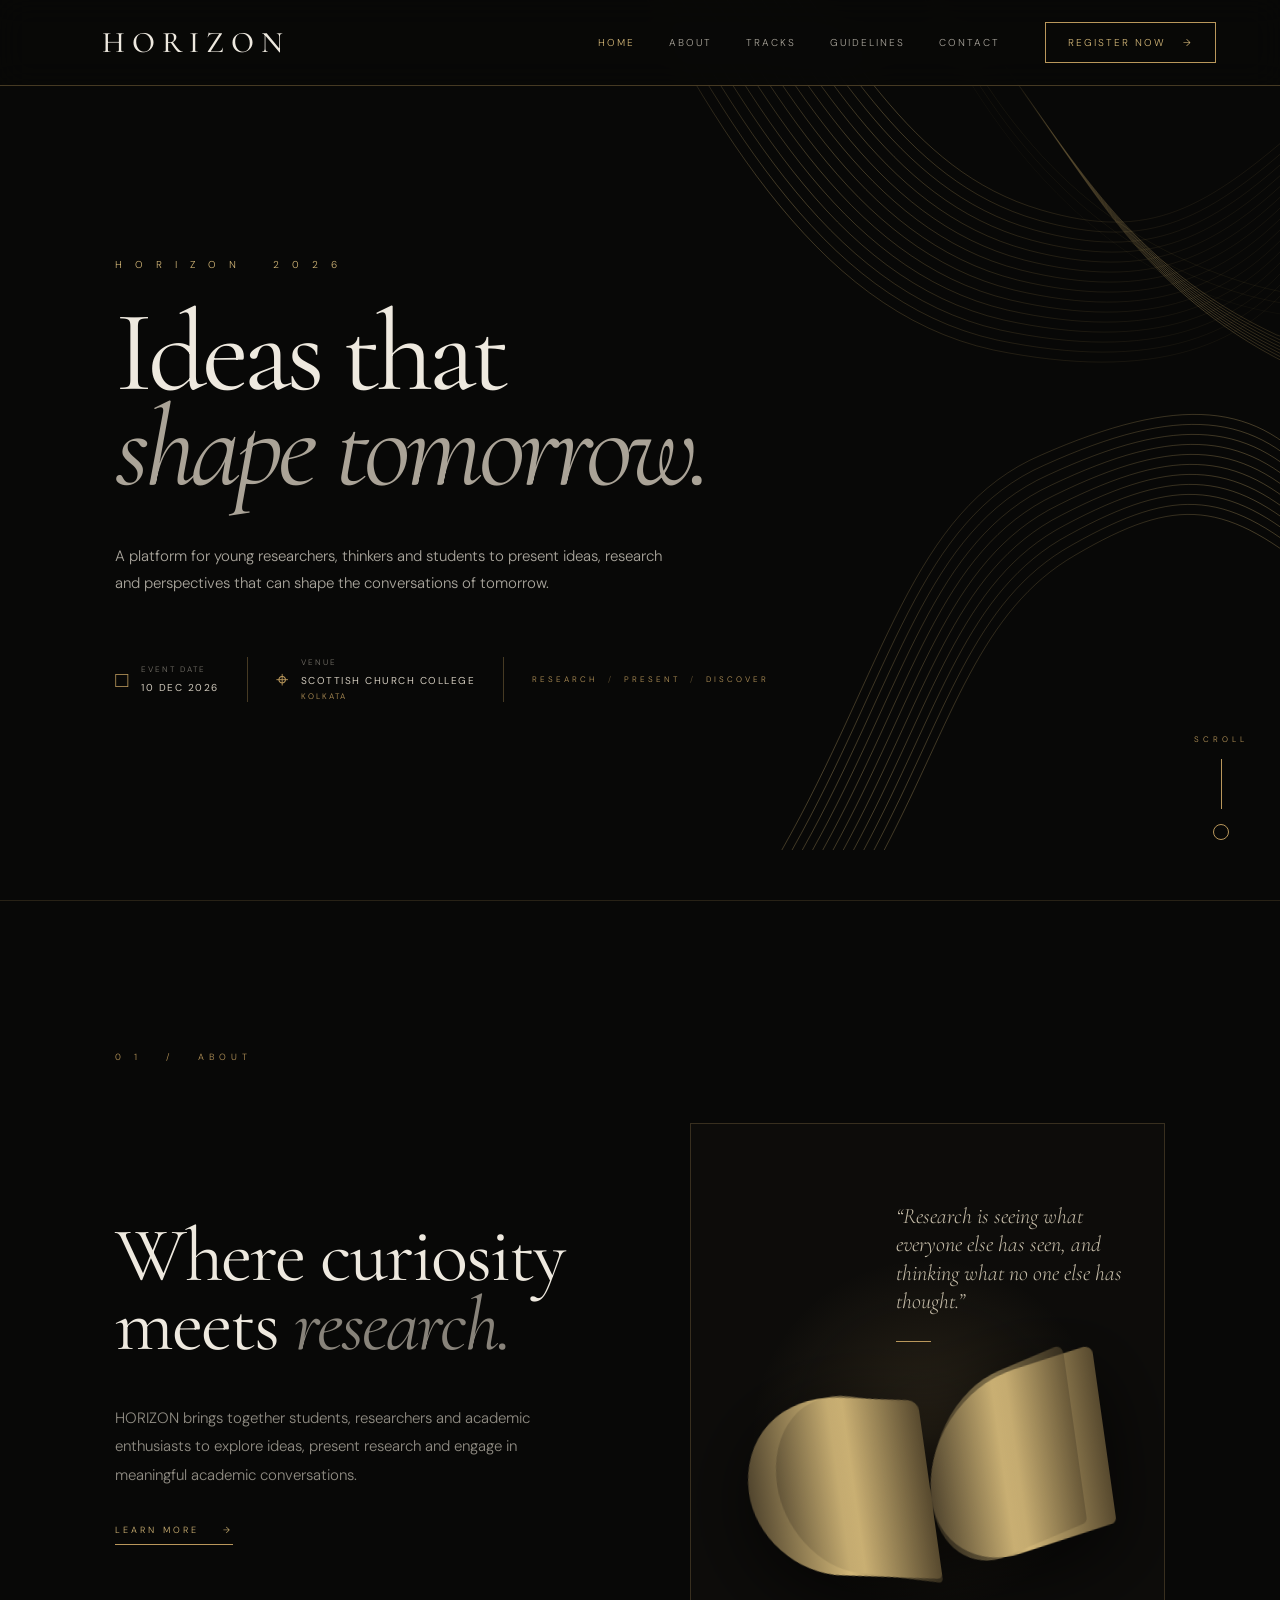
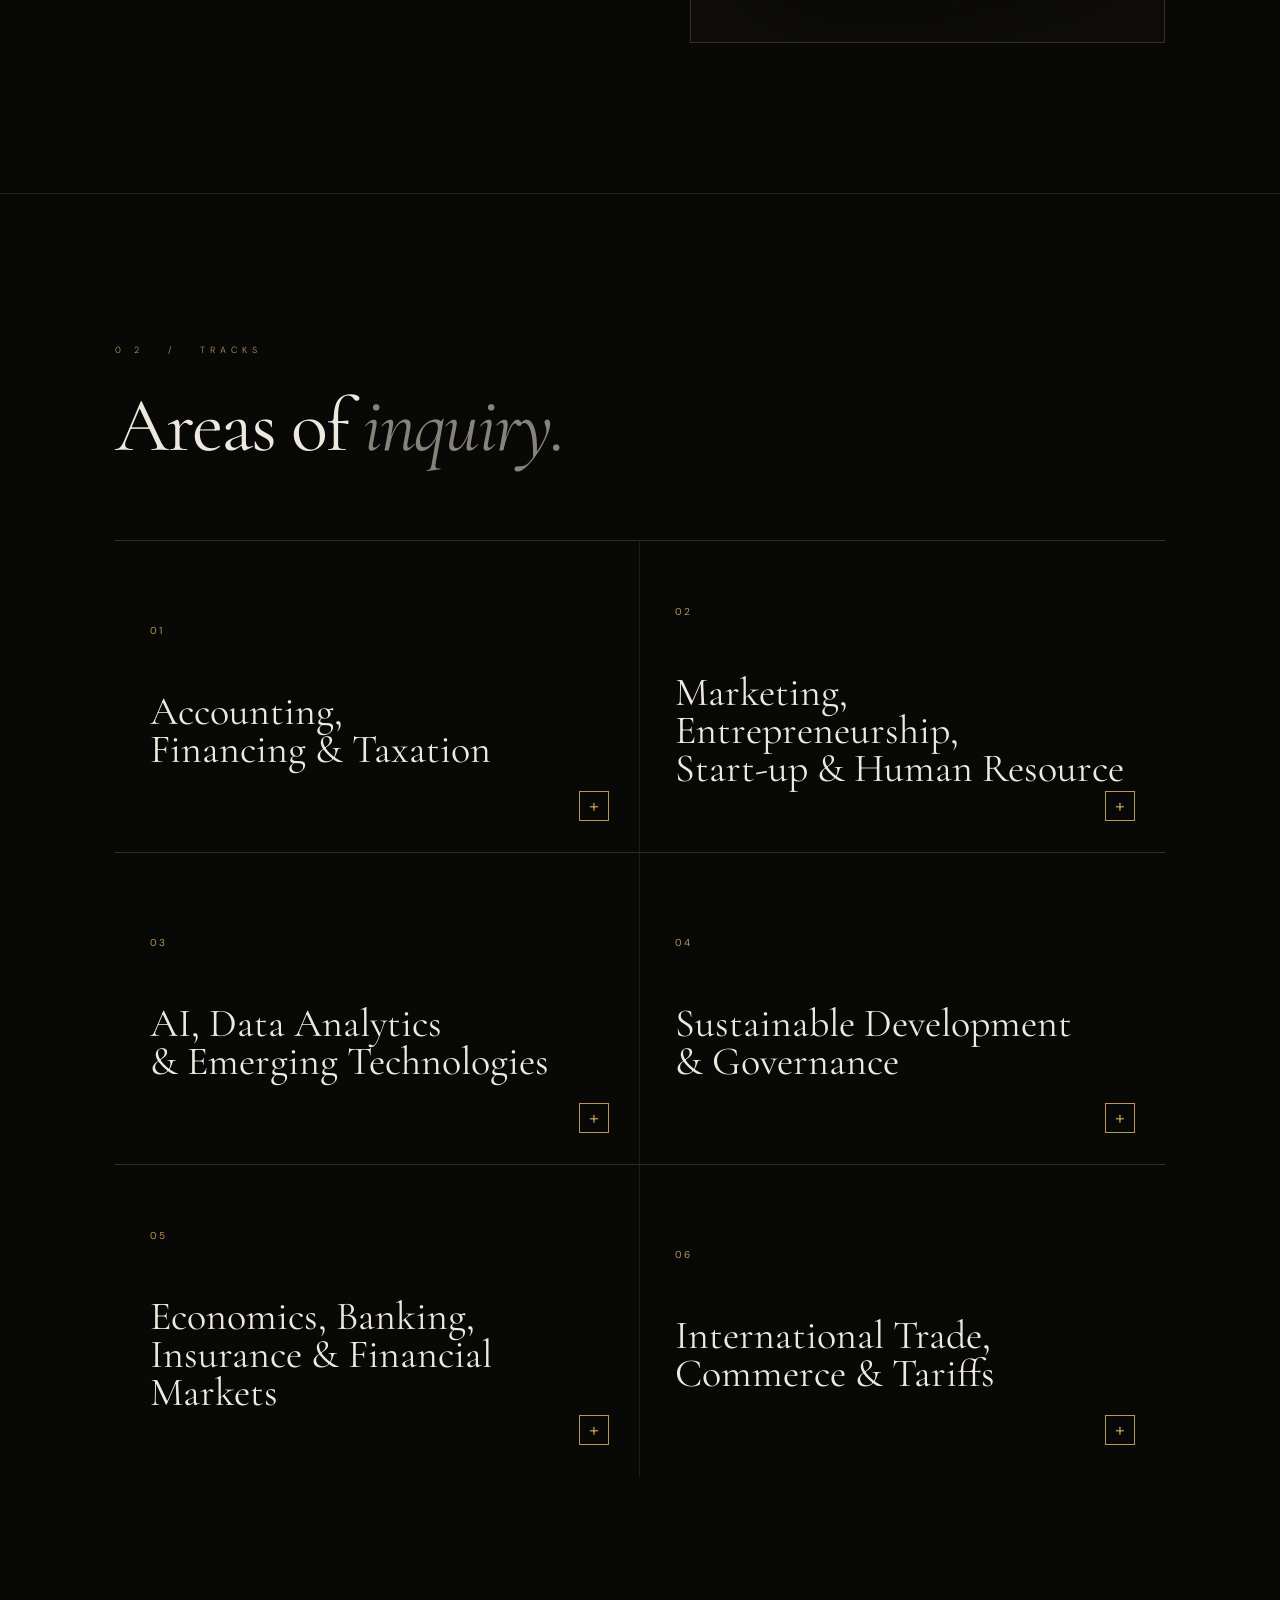
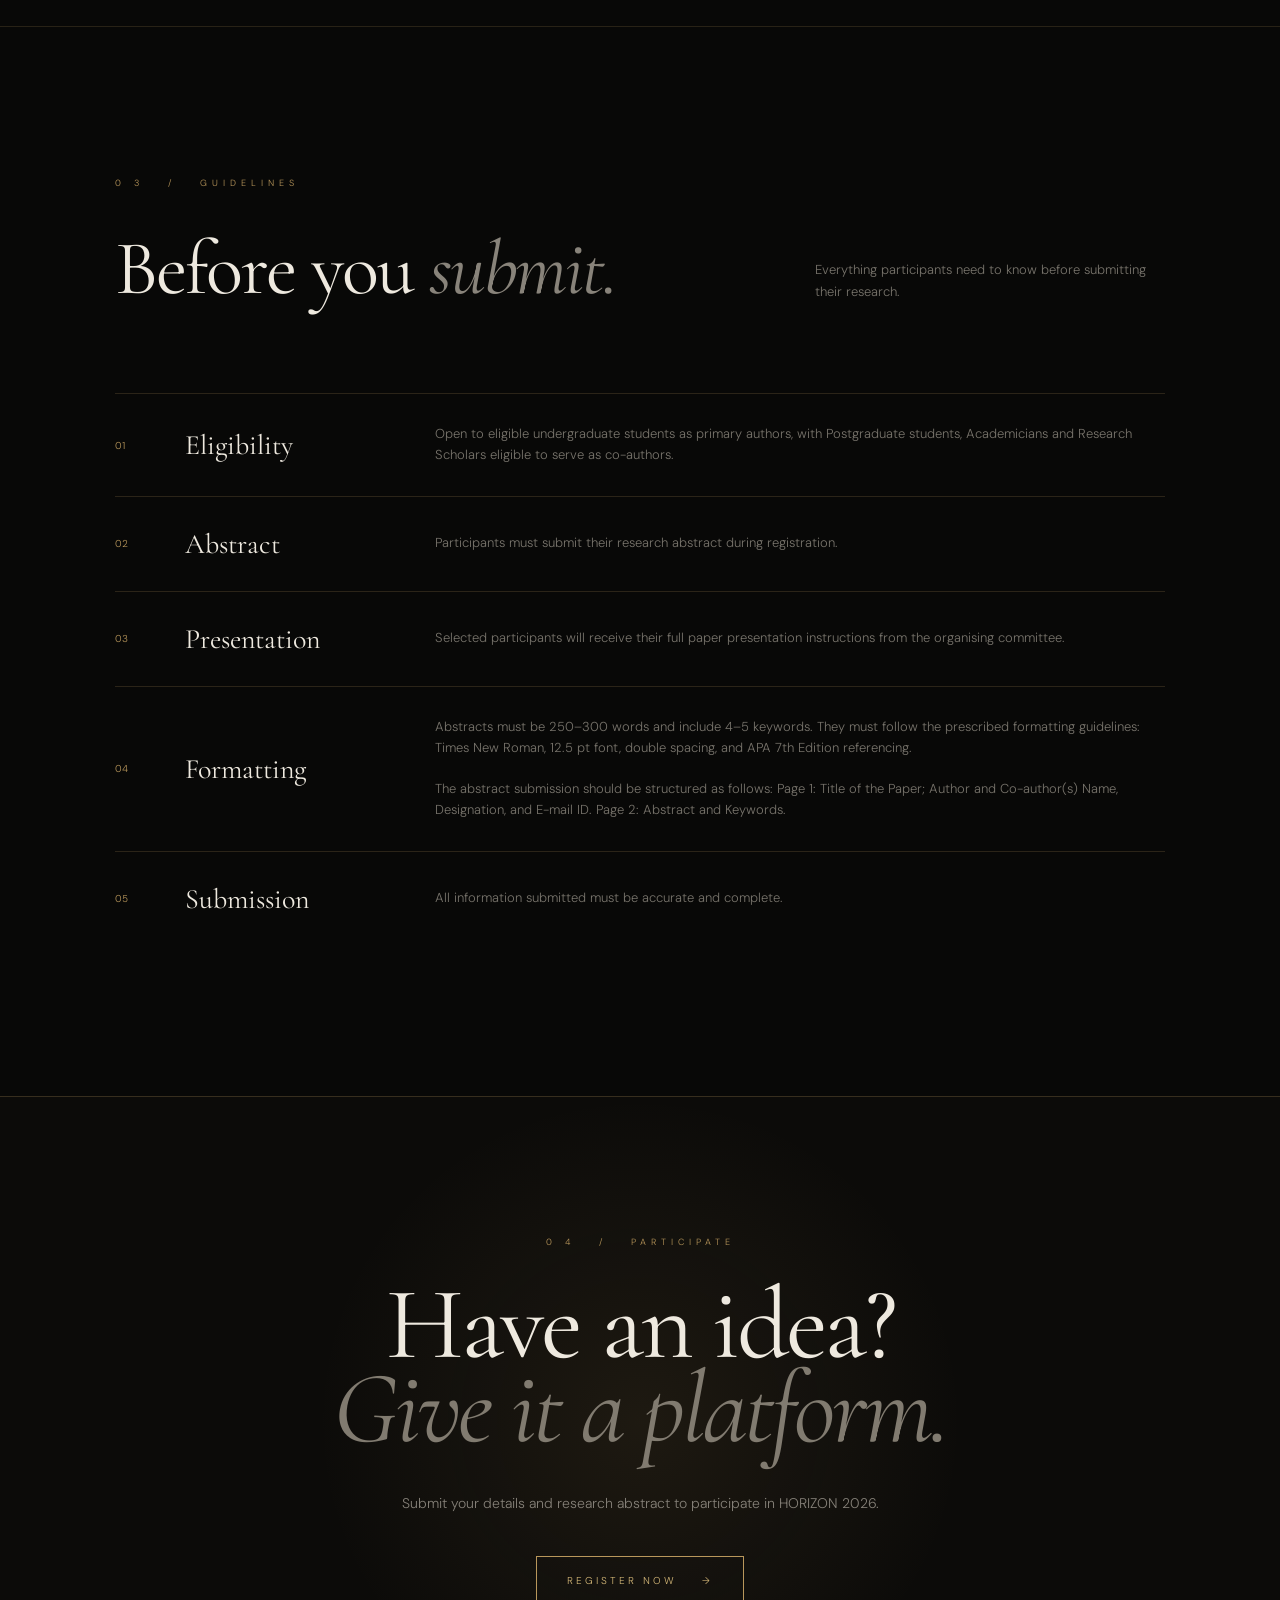
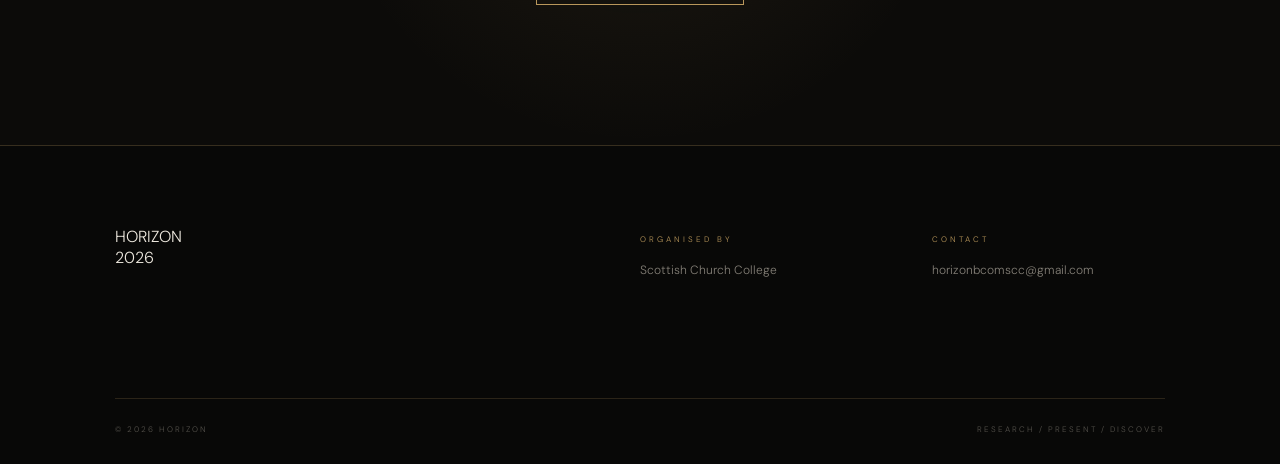
<file: index.html>
<!DOCTYPE html>
<html lang="en">
<head>
    <meta charset="UTF-8">
    <meta name="viewport" content="width=device-width, initial-scale=1.0">

    <title>HORIZON</title>

    <link rel="stylesheet" href="style.css">

    <!-- Fonts -->
    <link rel="preconnect" href="https://fonts.googleapis.com">
    <link rel="preconnect" href="https://fonts.gstatic.com" crossorigin>

    <link href="https://fonts.googleapis.com/css2?family=Cormorant+Garamond:ital,wght@0,400;0,500;0,600;1,400;1,500&family=DM+Sans:wght@300;400;500;600&display=swap" rel="stylesheet">
</head>

<body>

    <!-- ================= NAVIGATION ================= -->

    <header class="navbar">

        <div class="brand">

    
    <div class="brand-name">
        HORIZON
    </div>
</div>

</div>

        <nav class="navigation">

            <a href="#home" class="active">HOME</a>
            <a href="#about">ABOUT</a>
            <a href="#tracks">TRACKS</a>
            <a href="#guidelines">GUIDELINES</a>
            <a href="#contact">CONTACT</a>

        </nav>

        <a href="#register" class="register-nav">
            REGISTER NOW
            <span>→</span>
        </a>

    </header>


    <!-- ================= HERO ================= -->

    <main>

        <section class="hero" id="home">

            <!-- subtle architectural background -->
            <!-- PREMIUM GOLD WAVE OVERLAY -->
<div class="hero-wave">

    <svg
        viewBox="0 0 1200 900"
        preserveAspectRatio="none"
        xmlns="http://www.w3.org/2000/svg"
    >

        <defs>

            <!-- Gold fade -->
            <linearGradient id="waveGold"
                x1="0%"
                y1="0%"
                x2="100%"
                y2="100%">

                <stop offset="0%" stop-color="#c9a65d" stop-opacity="0"/>
                <stop offset="45%" stop-color="#d6b875" stop-opacity=".38"/>
                <stop offset="70%" stop-color="#c9a65d" stop-opacity=".24"/>
                <stop offset="100%" stop-color="#c9a65d" stop-opacity="0"/>

            </linearGradient>

        </defs>


        <!-- =========================================
             UPPER FLOWING WAVE
        ========================================== -->

        <g fill="none" stroke="url(#waveGold)" stroke-width="1">

            <path d="M420 -80
                     C570 40 650 170 850 210
                     C1010 242 1090 210 1240 120"/>

            <path d="M405 -80
                     C555 45 640 180 845 220
                     C1010 252 1095 220 1240 130"/>

            <path d="M390 -80
                     C540 50 630 190 840 230
                     C1010 262 1100 230 1240 140"/>

            <path d="M375 -80
                     C525 55 620 200 835 240
                     C1010 272 1105 240 1240 150"/>

            <path d="M360 -80
                     C510 60 610 210 830 250
                     C1010 282 1110 250 1240 160"/>

            <path d="M345 -80
                     C495 65 600 220 825 260
                     C1010 292 1115 260 1240 170"/>

            <path d="M330 -80
                     C480 70 590 230 820 270
                     C1010 302 1120 270 1240 180"/>

            <path d="M315 -80
                     C465 75 580 240 815 280
                     C1010 312 1125 280 1240 190"/>

            <path d="M300 -80
                     C450 80 570 250 810 290
                     C1010 322 1130 290 1240 200"/>

            <path d="M285 -80
                     C435 85 560 260 805 300
                     C1010 332 1135 300 1240 210"/>

            <path d="M270 -80
                     C420 90 550 270 800 310
                     C1010 342 1140 310 1240 220"/>

            <path d="M255 -80
                     C405 95 540 280 795 320
                     C1010 352 1145 320 1240 230"/>

            <path d="M240 -80
                     C390 100 530 290 790 330
                     C1010 362 1150 330 1240 240"/>

            <path d="M225 -80
                     C375 105 520 300 785 340
                     C1010 372 1155 340 1240 250"/>

            <path d="M210 -80
                     C360 110 510 310 780 350
                     C1010 382 1160 350 1240 260"/>

        </g>


        <!-- =========================================
             CENTRAL CROSSING WAVE
        ========================================== -->

        <g fill="none" stroke="url(#waveGold)" stroke-width="1">

            <path d="M850 120
                     C930 190 1010 300 1230 370
                     C1320 400 1370 420 1430 450"/>

            <path d="M840 110
                     C925 185 1005 295 1225 365
                     C1320 395 1370 415 1430 445"/>

            <path d="M830 100
                     C920 180 1000 290 1220 360
                     C1320 390 1370 410 1430 440"/>

            <path d="M820 90
                     C915 175 995 285 1215 355
                     C1320 385 1370 405 1430 435"/>

            <path d="M810 80
                     C910 170 990 280 1210 350
                     C1320 380 1370 400 1430 430"/>

            <path d="M800 70
                     C905 165 985 275 1205 345
                     C1320 375 1370 395 1430 425"/>

            <path d="M790 60
                     C900 160 980 270 1200 340
                     C1320 370 1370 390 1430 420"/>

            <path d="M780 50
                     C895 155 975 265 1195 335
                     C1320 365 1370 385 1430 415"/>

        </g>


        <!-- =========================================
             LOWER SWEEPING WAVE
        ========================================== -->

        <g fill="none" stroke="url(#waveGold)" stroke-width="1">

            <path d="M620 850
                     C720 720 760 610 900 555
                     C1050 495 1120 500 1260 580"/>

            <path d="M605 850
                     C710 715 750 600 895 545
                     C1050 485 1125 490 1260 570"/>

            <path d="M590 850
                     C700 710 740 590 890 535
                     C1050 475 1130 480 1260 560"/>

            <path d="M575 850
                     C690 705 730 580 885 525
                     C1050 465 1135 470 1260 550"/>

            <path d="M560 850
                     C680 700 720 570 880 515
                     C1050 455 1140 460 1260 540"/>

            <path d="M545 850
                     C670 695 710 560 875 505
                     C1050 445 1145 450 1260 530"/>

            <path d="M530 850
                     C660 690 700 550 870 495
                     C1050 435 1150 440 1260 520"/>

            <path d="M515 850
                     C650 685 690 540 865 485
                     C1050 425 1155 430 1260 510"/>

            <path d="M500 850
                     C640 680 680 530 860 475
                     C1050 415 1160 420 1260 500"/>

            <path d="M485 850
                     C630 675 670 520 855 465
                     C1050 405 1165 410 1260 490"/>

            <path d="M470 850
                     C620 670 660 510 850 455
                     C1050 395 1170 400 1260 480"/>

        </g>


        <!-- =========================================
             FINE INNER CROSSING LINES
        ========================================== -->

        <g fill="none" stroke="#d4b46b" stroke-width=".7">

            <path d="M700 0
                     C820 170 980 250 1160 285
                     C1270 305 1330 300 1420 270"
                  opacity=".12"/>

            <path d="M690 0
                     C810 170 970 260 1150 295
                     C1260 315 1320 310 1420 280"
                  opacity=".10"/>

            <path d="M680 0
                     C800 170 960 270 1140 305
                     C1250 325 1310 320 1420 290"
                  opacity=".08"/>

        </g>

    </svg>

</div>

            <div class="hero-content">

                <div class="eyebrow">
    H O R I Z O N &nbsp;&nbsp; 2 0 2 6
</div>

                <h1>
                    Ideas that
                    <br>
                    <em>shape tomorrow.</em>
                </h1>

                <p class="hero-description">

                    A platform for young researchers, thinkers and students
                    to present ideas, research and perspectives that can
                    shape the conversations of tomorrow.

                </p>


                <div class="hero-information">

                    <div class="info-item">

                        <div class="info-icon">□</div>

                        <div>
                            <small>EVENT DATE</small>
                            <strong>10 DEC 2026</strong>
                        </div>

                    </div>


                    <div class="info-divider"></div>


                    <div class="info-item">

                        <div class="info-icon">⌖</div>

                        <div>
                            <small>VENUE</small>
                            <strong>SCOTTISH CHURCH COLLEGE</strong>
                            <span>KOLKATA</span>
                        </div>

                    </div>


                    <div class="info-divider"></div>


                    <div class="keywords">

                        <span>RESEARCH</span>
                        <b>/</b>
                        <span>PRESENT</span>
                        <b>/</b>
                        <span>DISCOVER</span>

                    </div>

                </div>

            </div>


            <div class="scroll-indicator">

                <span>SCROLL</span>

                <div class="scroll-line"></div>

                <div class="scroll-circle"></div>

            </div>

        </section>


        <!-- ================= ABOUT ================= -->

        <section class="about section" id="about">

            <div class="section-label">
                0 1 &nbsp; / &nbsp; ABOUT
            </div>

            <div class="about-grid">

                <div class="about-text">

                    <h2>
                        Where curiosity
                        <br>
                        meets <em>research.</em>
                    </h2>

                    <p>
                        HORIZON brings together students,
                        researchers and academic enthusiasts to explore ideas,
                        present research and engage in meaningful academic
                        conversations.
                    </p>

                    <a href="#" class="text-link">
                        LEARN MORE
                        <span>→</span>
                    </a>

                </div>


                <div class="about-visual">

                    <div class="book-glow"></div>

                    <div class="book">

                        <div class="page page-one"></div>
                        <div class="page page-two"></div>
                        <div class="page page-three"></div>
                        <div class="page page-four"></div>

                    </div>

                    <div class="quote">

                        <p>
                            “Research is seeing what everyone else has seen,
                            and thinking what no one else has thought.”
                        </p>

                        <div></div>

                    </div>

                </div>

            </div>

        </section>


        <!-- ================= TRACKS ================= -->

        <section class="tracks section" id="tracks">

            <div class="section-label">
                0 2 &nbsp; / &nbsp; TRACKS
            </div>

            <h2>
                Areas of
                <em>inquiry.</em>
            </h2>


           <div class="track-grid">

    <!-- TRACK 01 -->
    <article class="track-card">

        <button class="track-toggle" type="button">

            <span class="track-number">01</span>

            <h3>
                Accounting,<br>
                Financing &amp; Taxation
            </h3>

            <span class="track-arrow">+</span>

        </button>

        <div class="track-details">
            <ul>
                <li>Accounting</li>
                <li>Corporate Finance</li>
                <li>Taxation</li>
                <li>Financial Reporting &amp; Analysis</li>
                <li>Fintech and Financial Management</li>
                <li>Financial Services</li>
            </ul>
        </div>

    </article>


    <!-- TRACK 02 -->
    <article class="track-card">

        <button class="track-toggle" type="button">

            <span class="track-number">02</span>

            <h3>
                Marketing,<br>
                Entrepreneurship,<br>
                Start-up &amp; Human Resource
            </h3>

            <span class="track-arrow">+</span>

        </button>

        <div class="track-details">
            <ul>
                <li>Marketing &amp; Consumer Behaviour</li>
                <li>Entrepreneurship, Start-up &amp; Innovation</li>
                <li>Human Resource &amp; Organisational Behaviour</li>
                <li>Strategic Management</li>
            </ul>
        </div>

    </article>


    <!-- TRACK 03 -->
    <article class="track-card">

        <button class="track-toggle" type="button">

            <span class="track-number">03</span>

            <h3>
                AI, Data Analytics<br>
                &amp; Emerging Technologies
            </h3>

            <span class="track-arrow">+</span>

        </button>

        <div class="track-details">
            <ul>
                <li>AI</li>
                <li>Data Analytics</li>
                <li>Machine Learning</li>
                <li>Digital Transformation</li>
                <li>Emerging Technology</li>
            </ul>
        </div>

    </article>


    <!-- TRACK 04 -->
    <article class="track-card">

        <button class="track-toggle" type="button">

            <span class="track-number">04</span>

            <h3>
                Sustainable Development<br>
                &amp; Governance
            </h3>

            <span class="track-arrow">+</span>

        </button>

        <div class="track-details">
            <ul>
                <li>Sustainable Development &amp; Corporate Governance</li>
                <li>Economic &amp; Social Governance</li>
                <li>Public Policy &amp; Corporate Social Responsibility</li>
                <li>Social Innovation &amp; Climate Change</li>
            </ul>
        </div>

    </article>


    <!-- TRACK 05 -->
    <article class="track-card">

        <button class="track-toggle" type="button">

            <span class="track-number">05</span>

            <h3>
                Economics, Banking,<br>
                Insurance &amp; Financial Markets
            </h3>

            <span class="track-arrow">+</span>

        </button>

        <div class="track-details">
            <ul>
                <li>Economics &amp; Econometrics</li>
                <li>Banking &amp; Insurance</li>
                <li>Financial Market</li>
                <li>Monetary &amp; Fiscal Policy</li>
            </ul>
        </div>

    </article>


    <!-- TRACK 06 -->
    <article class="track-card">

        <button class="track-toggle" type="button">

            <span class="track-number">06</span>

            <h3>
                International Trade,<br>
                Commerce &amp; Tariffs
            </h3>

            <span class="track-arrow">+</span>

        </button>

        <div class="track-details">
            <ul>
                <li>International Trade &amp; Commerce</li>
                <li>Trade Policy, Tariffs &amp; Customs</li>
                <li>Global Business</li>
                <li>EXIM Policy</li>
            </ul>
        </div>

    </article>

</div>

        </section>


        <!-- ================= GUIDELINES ================= -->

        <section class="guidelines section" id="guidelines">

            <div class="section-label">
                0 3 &nbsp; / &nbsp; GUIDELINES
            </div>

            <div class="guideline-heading">

                <h2>
                    Before you
                    <em>submit.</em>
                </h2>

                <p>
                    Everything participants need to know before
                    submitting their research.
                </p>

            </div>


            <div class="guideline-list">

    <div class="guideline">

        <span>01</span>

        <h3>Eligibility</h3>

        <p>
            Open to eligible undergraduate students as primary authors, with Postgraduate students, Academicians and Research Scholars eligible to serve as co-authors.
        </p>

    </div>


    <div class="guideline">

        <span>02</span>

        <h3>Abstract</h3>

        <p>
            Participants must submit their research abstract
            during registration.
        </p>

    </div>


    <div class="guideline">

        <span>03</span>

        <h3>Presentation</h3>

        <p>
            Selected participants will receive their full paper presentation
            instructions from the organising committee.
        </p>

    </div>

    <div class="guideline">

        <span>04</span>

        <h3>Formatting</h3>

        <p>
    Abstracts must be 250–300 words and include 4–5 keywords. They must follow the prescribed formatting guidelines: Times New Roman, 12.5 pt font, double spacing, and APA 7th Edition referencing.
    <br><br>
    The abstract submission should be structured as follows: Page 1: Title of the Paper; Author and Co-author(s) Name, Designation, and E-mail ID. Page 2: Abstract and Keywords.
</p>

    </div>

    <div class="guideline">

        <span>05</span>

        <h3>Submission</h3>

        <p>
            All information submitted must be accurate and
            complete.
        </p>

    </div>

</div>

        </section>


        <!-- ================= REGISTER ================= -->

        <section class="register-section" id="register">

            <div class="register-inner">

                <div class="section-label">
                    0 4 &nbsp; / &nbsp; PARTICIPATE
                </div>

                <h2>
                    Have an idea?
                    <br>
                    <em>Give it a platform.</em>
                </h2>

                <p>
                    Submit your details and research abstract
                    to participate in HORIZON 2026.
                </p>

                <a href="register.html" class="gold-button">
                    REGISTER NOW
                    <span>→</span>
                </a>

            </div>

        </section>


        <!-- ================= FOOTER ================= -->

        <footer id="contact">

           <div class="footer-brand">
    

    <div class="footer-subtitle">
        HORIZON<br>
        2026
    </div>
</div>


            <div class="footer-column">

                <small>ORGANISED BY</small>

                <p>
                    Scottish Church College
                </p>

            </div>


            <div class="footer-column">

                <small>CONTACT</small>

                <p>
                    horizonbcomscc@gmail.com
                </p>

            </div>


            <div class="footer-bottom">

                <span>
                    © 2026 HORIZON
                </span>

                <span>
                    RESEARCH / PRESENT / DISCOVER
                </span>

            </div>

        </footer>

    </main>


    <script src="script.js"></script>

</body>
</html>
</file>
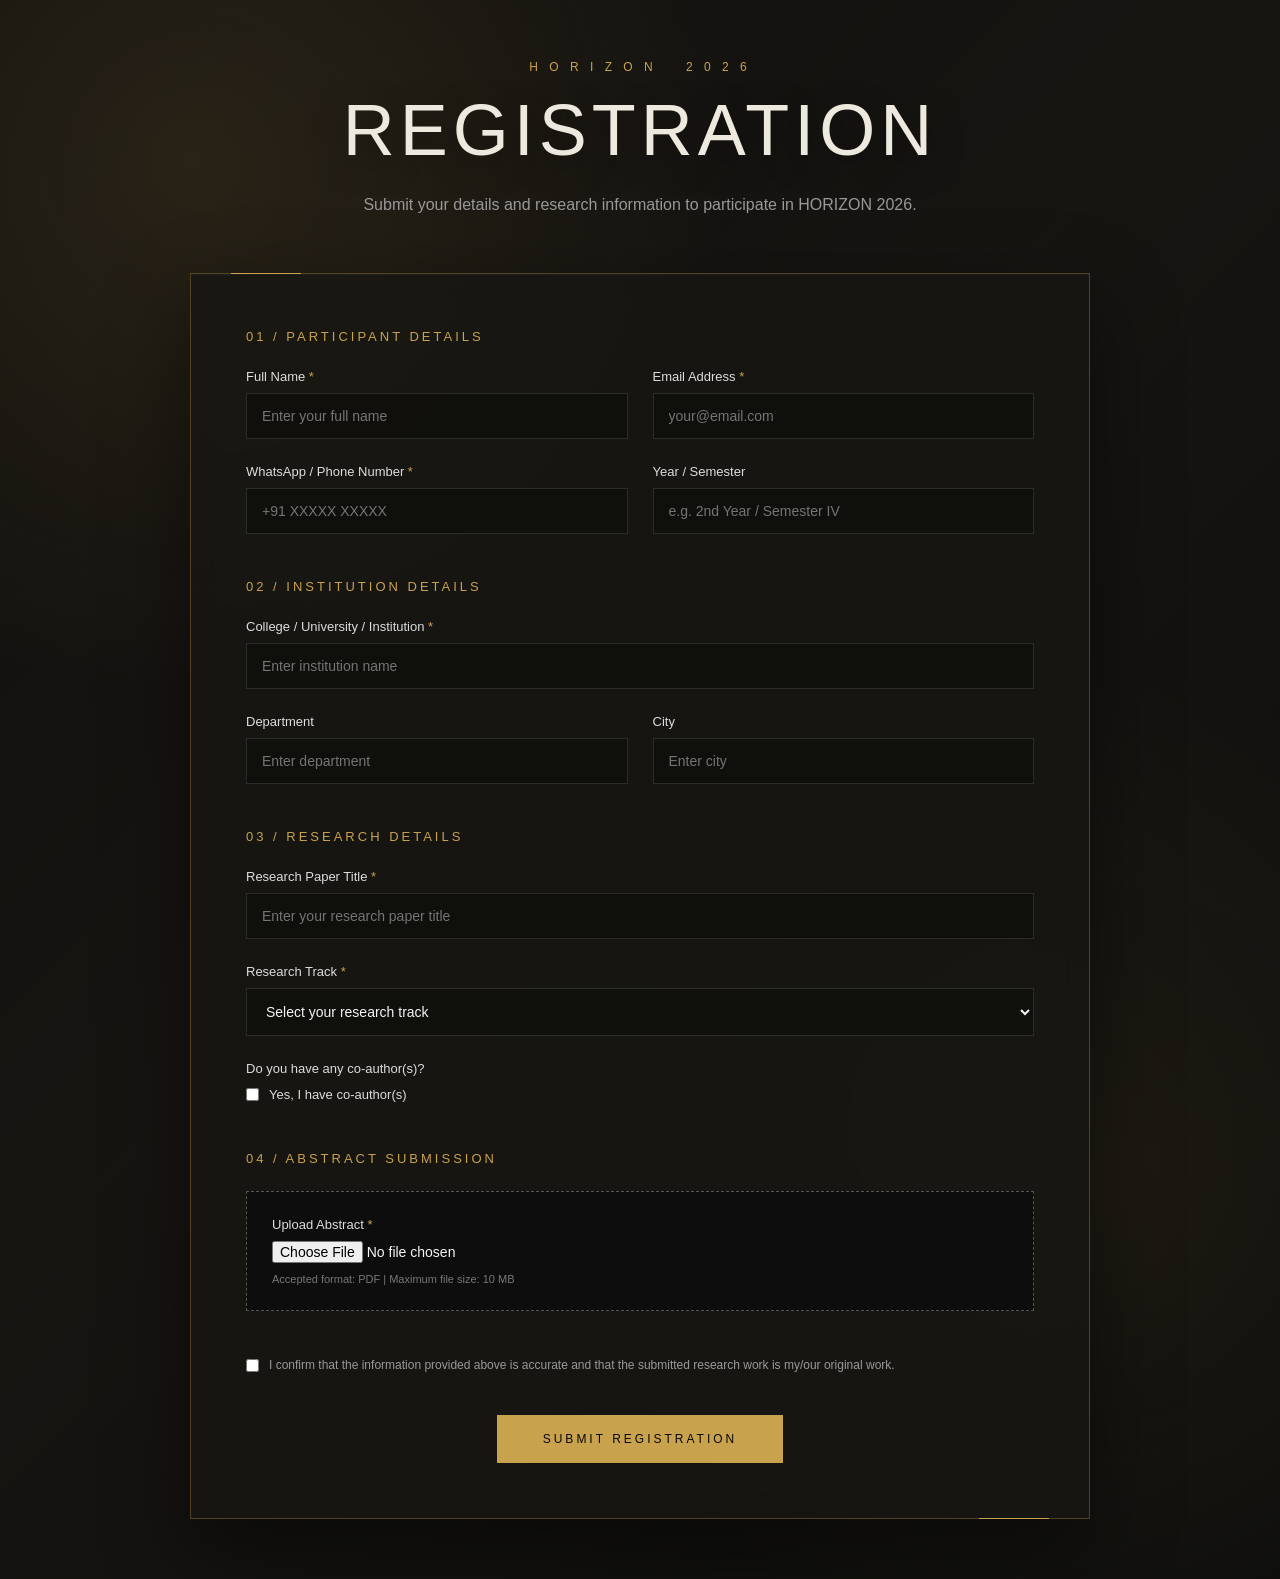
<file: register.html>
<!DOCTYPE html>
<html lang="en">
<head>
    <meta charset="UTF-8">
    <meta name="viewport" content="width=device-width, initial-scale=1.0">

    <title>Registration | HORIZON 2026</title>

    <link rel="stylesheet" href="style.css">

    <style>
        /* =========================
           REGISTRATION PAGE
        ========================= */

        .registration-page {
    min-height: 100vh;
    background:
        radial-gradient(
            circle at 15% 10%,
            rgba(201, 162, 77, 0.12),
            transparent 30%
        ),
        radial-gradient(
            circle at 85% 75%,
            rgba(201, 162, 77, 0.07),
            transparent 32%
        ),
        linear-gradient(
            135deg,
            #11100e 0%,
            #171512 45%,
            #0d0d0c 100%
        );
    color: #f1ede4;
    padding: 60px 8%;
    position: relative;
    overflow: hidden;
}

        .registration-header {
            max-width: 900px;
            margin: 0 auto 55px;
            text-align: center;
        }

        .registration-header img {
    width: 150px;
    height: 150px;

    object-fit: cover;

    border-radius: 50%;

    border: 1px solid rgba(201, 162, 77, 0.75);

    padding: 8px;

    box-sizing: border-box;

    background: #11100e;

    box-shadow:
        0 0 0 1px rgba(201, 162, 77, 0.15),
        0 15px 40px rgba(0, 0, 0, 0.35);

    margin-bottom: 35px;
}

        .registration-header .eyebrow {
            color: #c9a24d;
            letter-spacing: 4px;
            font-size: 12px;
            margin-bottom: 15px;
        }

       .registration-header h1 {
    font-size: clamp(42px, 6vw, 72px);
    font-weight: 300;
    letter-spacing: 5px;
    margin: 0;

    color: #eee9df;

    text-shadow:
        0 10px 35px rgba(0, 0, 0, 0.35);
}

        .registration-header p {
            color: #999;
            max-width: 650px;
            margin: 20px auto 0;
            line-height: 1.7;
        }

        .registration-container {
    max-width: 900px;
    margin: auto;

    background: rgba(24, 22, 19, 0.78);

    border: 1px solid rgba(201, 162, 77, 0.32);

    box-shadow:
        0 30px 80px rgba(0, 0, 0, 0.45),
        inset 0 1px 0 rgba(255, 255, 255, 0.035);

    backdrop-filter: blur(12px);

    padding: 55px;

    position: relative;
}

        .registration-container::before,
        .registration-container::after {
            content: "";
            position: absolute;
            width: 70px;
            height: 1px;
            background: #c9a24d;
        }

        .registration-container::before {
            top: -1px;
            left: 40px;
        }

        .registration-container::after {
            bottom: -1px;
            right: 40px;
        }

        .form-section {
            margin-bottom: 45px;
        }

        .form-section-title {
            color: #c9a24d;
            font-size: 13px;
            letter-spacing: 3px;
            margin-bottom: 25px;
            text-transform: uppercase;
        }

        .form-grid {
            display: grid;
            grid-template-columns: repeat(2, 1fr);
            gap: 25px;
        }

        .form-group {
            display: flex;
            flex-direction: column;
        }

        .form-group.full {
            grid-column: 1 / -1;
        }

        .form-group label {
            font-size: 13px;
            color: #ddd;
            margin-bottom: 9px;
        }

        .required {
            color: #c9a24d;
        }

        .form-group input,
        .form-group select,
        .form-group textarea {
            width: 100%;
            box-sizing: border-box;
           background: rgba(10, 10, 9, 0.55);
border: 1px solid rgba(255, 255, 255, 0.12);
            color: #f5f5f5;
            padding: 14px 15px;
            font-family: inherit;
            font-size: 14px;
            outline: none;
            transition: 0.25s ease;
        }

        .form-group input:focus,
.form-group select:focus,
.form-group textarea:focus {
    border-color: rgba(201, 162, 77, 0.75);

    box-shadow:
        0 0 0 1px rgba(201, 162, 77, 0.12),
        0 8px 25px rgba(0, 0, 0, 0.2);
}

        .form-group textarea {
            min-height: 160px;
            resize: vertical;
            line-height: 1.6;
        }

        .form-group select {
            cursor: pointer;
        }

        .file-box {
            border: 1px dashed #555;
            padding: 25px;
            background: #0d0d0d;
        }

        .file-box input {
            border: none;
            padding: 0;
            background: transparent;
        }

        .file-note {
            font-size: 11px;
            color: #777;
            margin-top: 10px;
        }

        .consent {
            display: flex;
            align-items: flex-start;
            gap: 10px;
            margin: 30px 0;
            color: #999;
            font-size: 12px;
            line-height: 1.6;
        }

        .consent input {
            margin-top: 3px;
            accent-color: #c9a24d;
        }
        #hasCoauthor {
    width: auto;
    flex: 0 0 auto;
    margin-top: 3px;
}

        .submit-area {
            text-align: center;
            margin-top: 40px;
        }

        .submit-button {
            border: 1px solid #c9a24d;
            background: #c9a24d;
            color: #080808;
            padding: 16px 45px;
            font-size: 12px;
            letter-spacing: 3px;
            cursor: pointer;
            transition: 0.3s ease;
        }

        .submit-button:hover {
            background: transparent;
            color: #c9a24d;
        }

        .back-link {
            display: block;
            text-align: center;
            margin-top: 30px;
            color: #777;
            text-decoration: none;
            font-size: 12px;
            letter-spacing: 1px;
        }

        .back-link:hover {
            color: #c9a24d;
        }
        .registration-back-link {
    display: block;
    width: fit-content;
    margin: 28px auto 0;
    color: #777;
    text-decoration: none;
    font-size: 11px;
    letter-spacing: 2px;
    transition: 0.3s ease;
}

.registration-back-link:hover {
    color: #c9a24d;
}
/* =========================
   SUBMISSION SUCCESS
========================= */

.submission-success {
    display: none;
    width: 100%;
    max-width: 900px;
    box-sizing: border-box;
    margin: 0 auto;
    padding: 80px 55px;
    text-align: center;

    background: rgba(24, 22, 19, 0.78);

    border: 1px solid rgba(201, 162, 77, 0.32);

    box-shadow:
        0 30px 80px rgba(0, 0, 0, 0.45),
        inset 0 1px 0 rgba(255, 255, 255, 0.035);

    backdrop-filter: blur(12px);
}

.submission-success.active {
    display: block;
}

.success-line {
    width: 70px;
    height: 1px;
    background: #c9a24d;
    margin: 0 auto 35px;
}

.success-eyebrow {
    color: #c9a24d;
    font-size: 12px;
    letter-spacing: 4px;
    margin-bottom: 25px;
}

.submission-success h2 {
    color: #eee9df;
    font-size: clamp(42px, 6vw, 72px);
    font-weight: 300;
    letter-spacing: 5px;
    line-height: 1.05;
    margin: 0 0 30px;

    text-shadow:
        0 10px 35px rgba(0, 0, 0, 0.35);
}

.success-message {
    max-width: 650px;
    margin: 0 auto 25px;
    color: #999;
    line-height: 1.8;
    font-size: 14px;
}

.registration-id-box {
    display: inline-flex;
    flex-direction: column;
    gap: 10px;

    margin: 20px auto 30px;
    padding: 22px 40px;

    border: 1px solid rgba(201, 162, 77, 0.45);
    background: rgba(201, 162, 77, 0.06);
}

.registration-id-box span {
    color: #888;
    font-size: 10px;
    letter-spacing: 3px;
}

.registration-id-box strong {
    color: #c9a24d;
    font-size: 24px;
    letter-spacing: 3px;
    font-weight: 400;
}

.success-final {
    color: #aaa;
    font-size: 13px;
    line-height: 1.7;
    margin-top: 30px;
}

.success-final strong {
    color: #c9a24d;
    font-weight: 400;
    letter-spacing: 1px;
}

        @media (max-width: 700px) {

            .registration-page {
                padding: 30px 5%;
            }

            .registration-container {
                padding: 25px 20px;
            }
            .submission-success {
    padding: 55px 20px;
}

.submission-success h2 {
    font-size: 34px;
    letter-spacing: 3px;
    word-break: normal;
}

            .form-grid {
                grid-template-columns: 1fr;
            }

            .form-group.full {
                grid-column: auto;
            }

            .registration-header h1 {
    font-size: 32px;
    letter-spacing: 3px;
    white-space: nowrap;
}
        }
    </style>
</head>

<body>

    <main class="registration-page">

        <!-- HEADER -->

        <header class="registration-header">


            <div class="eyebrow">
    H O R I Z O N &nbsp;&nbsp; 2 0 2 6
        </div>

            <h1>REGISTRATION</h1>

            <p>
                Submit your details and research information
                to participate in HORIZON 2026.
            </p>

        </header>


        <!-- REGISTRATION FORM -->

        <form class="registration-container" id="registrationForm">

            <!-- PARTICIPANT DETAILS -->

            <section class="form-section">

                <div class="form-section-title">
                    01 / Participant Details
                </div>

                <div class="form-grid">

                    <div class="form-group">
                        <label>
                            Full Name <span class="required">*</span>
                        </label>

                        <input
                            type="text"
                            name="fullName"
                            placeholder="Enter your full name"
                            required
                        >
                    </div>


                    <div class="form-group">
                        <label>
                            Email Address <span class="required">*</span>
                        </label>

                        <input
                            type="email"
                            name="email"
                            placeholder="your@email.com"
                            required
                        >
                    </div>


                    <div class="form-group">
                        <label>
                            WhatsApp / Phone Number <span class="required">*</span>
                        </label>

                        <input
                            type="tel"
                            name="phone"
                            placeholder="+91 XXXXX XXXXX"
                            required
                        >
                    </div>


                    <div class="form-group">
                        <label>
                            Year / Semester
                        </label>

                        <input
                            type="text"
                            name="year"
                            placeholder="e.g. 2nd Year / Semester IV"
                        >
                    </div>

                </div>

            </section>


            <!-- INSTITUTION DETAILS -->

            <section class="form-section">

                <div class="form-section-title">
                    02 / Institution Details
                </div>

                <div class="form-grid">

                    <div class="form-group full">

                        <label>
                            College / University / Institution
                            <span class="required">*</span>
                        </label>

                        <input
                            type="text"
                            name="institution"
                            placeholder="Enter institution name"
                            required
                        >

                    </div>


                    <div class="form-group">

                        <label>
                            Department
                        </label>

                        <input
                            type="text"
                            name="department"
                            placeholder="Enter department"
                        >

                    </div>


                    <div class="form-group">

                        <label>
                            City
                        </label>

                        <input
                            type="text"
                            name="city"
                            placeholder="Enter city"
                        >

                    </div>

                </div>

            </section>


            <!-- RESEARCH DETAILS -->

            <section class="form-section">

                <div class="form-section-title">
                    03 / Research Details
                </div>

                <div class="form-grid">

                    <div class="form-group full">

                        <label>
                            Research Paper Title
                            <span class="required">*</span>
                        </label>

                        <input
                            type="text"
                            name="paperTitle"
                            placeholder="Enter your research paper title"
                            required
                        >

                    </div>


                    <div class="form-group full">

                        <label>
                            Research Track
                            <span class="required">*</span>
                        </label>

                        <select name="track" required>

                            <option value="">
                                Select your research track
                            </option>

                            <option>
                                Track 1 — Accounting, Finance & Taxation
                            </option>

                            <option>
                                Track 2 — Marketing, Entrepreneurship, Startups & HR
                            </option>

                            <option>
                                Track 3 — AI, Data Analytics & Emerging Technologies
                            </option>

                            <option>
                                Track 4 — Sustainable Development & Governance
                            </option>

                            <option>
                                Track 5 — Economics, Banking Insurance & Financial Market
                            </option>

                            <option>
                                Track 6 — International Trade, Commerce & Tariff
                            </option>

                        </select>

                    </div>


                    <div class="form-group full">

    <label>
        Do you have any co-author(s)?
    </label>

    <label class="consent" style="margin: 0;">
        <input
            type="checkbox"
            id="hasCoauthor"
            name="hasCoauthor"
        >

        <span>
            Yes, I have co-author(s)
        </span>
    </label>

</div>

<div
    id="coauthorFields"
    class="form-grid"
    style="display: none; grid-column: 1 / -1;"
>

    <div class="form-group">

        <label>
            Co-author 1 Name
        </label>

        <input
            type="text"
            name="coauthor1Name"
            placeholder="Enter co-author 1 name"
        >

    </div>

    <div class="form-group">

        <label>
            Co-author 1 Qualification
        </label>

        <input
            type="text"
            name="coauthor1Qualification"
            placeholder="Enter qualification"
        >

    </div>

    <div class="form-group">

        <label>
            Co-author 2 Name
        </label>

        <input
            type="text"
            name="coauthor2Name"
            placeholder="Enter co-author 2 name"
        >

    </div>

    <div class="form-group">

        <label>
            Co-author 2 Qualification
        </label>

        <input
            type="text"
            name="coauthor2Qualification"
            placeholder="Enter qualification"
        >

    </div>

</div>

                </div>

            </section>


            <!-- FILE UPLOAD -->

            <section class="form-section">

                <div class="form-section-title">
                    04 / Abstract Submission
                </div>

                <div class="file-box">

                    <div class="form-group">

                        <label>
                            Upload Abstract <span class="required">*</span>
                        </label>

                        <input 
                            type="file" 
                            name="document" 
                            accept=".pdf"
                            required
                        >

                        <div class="file-note">
    Accepted format: PDF | Maximum file size: 10 MB
</div>

                    </div>

                </div>

            </section>


            <!-- CONSENT -->

            <label class="consent">

                <input type="checkbox" required>

                <span>
                    I confirm that the information provided above is
                    accurate and that the submitted research work is
                    my/our original work.
                </span>

            </label>


            <!-- SUBMIT -->

            <div class="submit-area">

    <button
        type="submit"
        class="submit-button"
    >
        SUBMIT REGISTRATION
    </button>

</div>

        </form>

        <!-- SUBMISSION SUCCESS -->

<div class="submission-success" id="submissionSuccess">

    

    <div class="success-eyebrow">
    HORIZON 2026
    </div>
  <div class="success-line"></div>
    <h2>
        APPLICATION<br>
        SUBMITTED
    </h2>
  

    <p class="success-message">
        Thank you for registering for HORIZON 2026.
        Your application and abstract have been successfully received.
    </p>

    <div class="registration-id-box">

        <span>REGISTRATION ID</span>

        <strong id="registrationId">
            HZN26-0000
        </strong>

    </div>

    <p class="success-message">
        Your abstract will now undergo the shortlisting process.
        If your abstract is shortlisted, you will be contacted by
        the organising committee with further details regarding
        your participation in the event.
    </p>

    <p class="success-final">
        Please keep your Registration ID for future correspondence.
        <br><br>
        <strong>We'll connect with you shortly.</strong>
    </p>

    <a href="index.html" class="back-link">
        ← BACK TO HORIZON
    </a>

</div>
<script>

    const form = document.getElementById("registrationForm");
    const hasCoauthor =
    document.getElementById("hasCoauthor");

const coauthorFields =
    document.getElementById("coauthorFields");

hasCoauthor.addEventListener("change", function () {

    if (this.checked) {

        coauthorFields.style.display = "grid";

    } else {

        coauthorFields.style.display = "none";

        coauthorFields
    .querySelectorAll("input")
    .forEach(input => input.value = "");

    }

});

    const successScreen =
        document.getElementById("submissionSuccess");

    const registrationIdElement =
        document.getElementById("registrationId");

    const scriptURL =
    "https://script.google.com/macros/s/AKfycbzGXIB0w8z6XH6_xIsjGzlT2IYyZ3OscCYVw_pbsoUaBNRtGAmyqOLBqi7gXgjWBvPJ/exec";
    // Generate a unique Registration ID
    function generateRegistrationId() {

    const randomPart =
        Math.floor(1000 + Math.random() * 9000);

    return "HZN26-" + randomPart;
}


    form.addEventListener("submit", async function (event) {

        event.preventDefault();

        const submitButton =
            form.querySelector(".submit-button");

        submitButton.disabled = true;
        submitButton.textContent = "SUBMITTING...";


        try {

            const formData = new FormData(form);

            // Get uploaded PDF
            const fileInput =
                form.querySelector('input[name="document"]');

            const file = fileInput.files[0];

if (!file) {
    alert("Please upload your abstract PDF.");
    submitButton.disabled = false;
    submitButton.textContent =
        "SUBMIT REGISTRATION";
    return;
}

// Check PDF size
if (file.size > 10 * 1024 * 1024) {
    alert("Your abstract PDF must not exceed 10 MB.");
    submitButton.disabled = false;
    submitButton.textContent =
        "SUBMIT REGISTRATION";
    return;
}

            // Generate Registration ID
            const registrationId =
                generateRegistrationId();


            // Convert PDF to Base64
            const base64File =
                await new Promise((resolve, reject) => {

                    const reader = new FileReader();

                    reader.onload = function () {

                        const result = reader.result;

                        const base64 =
                            result.split(",")[1];

                        resolve(base64);
                    };

                    reader.onerror = reject;

                    reader.readAsDataURL(file);

                });


            // Prepare data
            const data = new URLSearchParams();


            for (const [key, value]
                of formData.entries()) {

                if (key !== "document") {

                    data.append(key, value);

                }

            }


            // Send Registration ID
            data.append(
                "registrationId",
                registrationId
            );


            // Send PDF information
            data.append(
                "fileData",
                base64File
            );

            data.append(
                "fileName",
                file.name
            );

            data.append(
                "fileType",
                file.type || "application/pdf"
            );


            // Submit to Google Apps Script
            await fetch(scriptURL, {

                method: "POST",

                body: data,

                mode: "no-cors"

            });


            // Show Registration ID
            registrationIdElement.textContent =
                registrationId;


            // Hide form
            form.style.display = "none";


            // Show success screen
            successScreen.classList.add("active");


        } catch (error) {

            console.error(error);

            submitButton.disabled = false;

            submitButton.textContent =
                "SUBMIT REGISTRATION";


            alert(
                "Something went wrong while submitting your registration. Please try again."
            );

        }

    });

</script>

</body>
</html>
</file>
<file: style.css>
* {
    margin: 0;
    padding: 0;
    box-sizing: border-box;
}

html {
    scroll-behavior: smooth;
}

body {
    background: #080807;
    color: #eee9df;
    font-family: "DM Sans", sans-serif;
    font-weight: 300;
}

a {
    color: inherit;
    text-decoration: none;
}

:root {
    --black: #080807;
    --black-soft: #0d0d0b;
    --gold: #b9975b;
    --gold-light: #d5b878;
    --cream: #eee9df;
    --muted: #8d897f;
    --line: rgba(185, 151, 91, 0.35);
}


/* =====================================================
   NAVIGATION
===================================================== */

.navbar {
    height: 86px;

    padding: 0 5vw;

    display: flex;
    align-items: center;
    justify-content: space-between;

    border-bottom: 1px solid var(--line);

    position: fixed;
    top: 0;
    left: 0;
    width: 100%;

    z-index: 100;

    background: rgba(8, 8, 7, 0.88);

    backdrop-filter: blur(15px);
}


/* BRAND */

/* BRAND */

.brand {
    display: flex;
    align-items: center;
    margin-left: 3vw;
}
.brand-name {
    font-family: "Cormorant Garamond", serif;
    font-size: 30px;
    font-weight: 500;
    letter-spacing: 7px;
    color: var(--cream);
    line-height: 1;
}

.brand-name span {
    color: var(--gold);
}


/* NAVIGATION LINKS */

.navigation {
    display: flex;
    gap: 34px;

    margin-left: auto;
    margin-right: 45px;
}

.navigation a {
    font-size: 10px;

    letter-spacing: 2px;

    color: #aaa59b;

    transition: 0.3s;
}

.navigation a:hover,
.navigation a.active {
    color: var(--gold-light);
}


/* REGISTER BUTTON */

.register-nav {
    border: 1px solid var(--gold);

    padding: 13px 22px;

    font-size: 10px;

    letter-spacing: 2px;

    color: var(--gold-light);

    transition: 0.3s;
}

.register-nav span {
    margin-left: 12px;
}

.register-nav:hover {
    background: var(--gold);
    color: #080807;
}


/* =====================================================
   HERO
===================================================== */

.hero {
    min-height: 100vh;

    position: relative;

    overflow: hidden;

    display: flex;
    align-items: center;

    padding: 150px 9vw 90px;
}


/* ARCHITECTURE */

.architecture {
    position: absolute;

    right: -3%;

    top: 0;

    width: 55%;

    height: 100%;

    opacity: 0.35;

    pointer-events: none;
}

.column {
    position: absolute;

    bottom: 0;

    width: 110px;

    height: 85%;

    background:
        linear-gradient(
            90deg,
            transparent,
            rgba(185,151,91,.20),
            rgba(220,190,130,.13),
            rgba(185,151,91,.20),
            transparent
        );

    border-left: 1px solid rgba(185,151,91,.25);
    border-right: 1px solid rgba(185,151,91,.25);

    box-shadow:
        0 0 70px rgba(185,151,91,.08);
}

.column::before {
    content: "";

    position: absolute;

    top: -25px;

    left: -25px;

    width: calc(100% + 50px);

    height: 25px;

    border: 1px solid rgba(185,151,91,.3);
}

.column-one {
    right: 30%;
    height: 70%;
}

.column-two {
    right: 12%;
    height: 90%;
}

.column-three {
    right: -5%;
    height: 82%;
}


/* HERO CONTENT */

.hero-content {
    position: relative;

    z-index: 3;

    max-width: 850px;
}

.eyebrow {
    font-size: 10px;

    letter-spacing: 5px;

    color: var(--gold-light);

    margin-bottom: 35px;
}

.hero h1 {
    font-family: "Cormorant Garamond", serif;

    font-size: clamp(75px, 9vw, 145px);

    line-height: .82;

    font-weight: 400;

    letter-spacing: -5px;

    color: var(--cream);
}

.hero h1 em {
    color: #aaa397;

    font-weight: 400;
}


/* DESCRIPTION */

.hero-description {
    margin-top: 48px;

    max-width: 560px;

    font-size: 15px;

    line-height: 1.8;

    color: #aaa69d;
}


/* HERO INFORMATION */

.hero-information {
    margin-top: 60px;

    display: flex;

    align-items: center;

    gap: 28px;
}

.info-item {
    display: flex;

    align-items: center;

    gap: 13px;
}

.info-icon {
    color: var(--gold);

    font-size: 22px;
}

.info-item small {
    display: block;

    font-size: 8px;

    letter-spacing: 2px;

    color: #77736b;

    margin-bottom: 7px;
}

.info-item strong {
    display: block;

    font-size: 10px;

    letter-spacing: 1.5px;

    font-weight: 400;

    color: #d0c9bc;
}

.info-item span {
    display: block;

    font-size: 8px;

    color: var(--gold);

    letter-spacing: 2px;

    margin-top: 4px;
}

.info-divider {
    height: 45px;

    width: 1px;

    background: var(--line);
}

.keywords {
    display: flex;

    gap: 10px;

    color: var(--gold);

    font-size: 8px;

    letter-spacing: 3px;
}

.keywords b {
    font-weight: 300;

    opacity: .5;
}


/* GOLD DECORATIONS */

.gold-line {
    position: absolute;

    background: linear-gradient(
        90deg,
        transparent,
        var(--gold-light)
    );

    height: 1px;

    opacity: .65;

    transform-origin: left;
}

.line-one {
    width: 480px;

    right: 5%;

    top: 32%;

    transform: rotate(-38deg);
}

.line-two {
    width: 360px;

    right: 15%;

    top: 65%;

    transform: rotate(-43deg);
}

.gold-circle {
    position: absolute;

    width: 260px;

    height: 260px;

    border: 1px solid rgba(185,151,91,.4);

    border-radius: 50%;

    right: 24%;

    bottom: 4%;

    box-shadow:
        0 0 50px rgba(185,151,91,.04);
}


/* SCROLL */

.scroll-indicator {
    position: absolute;

    right: 2.5vw;

    bottom: 60px;

    display: flex;

    flex-direction: column;

    align-items: center;

    gap: 15px;

    color: var(--gold);

    font-size: 8px;

    letter-spacing: 4px;
}

.scroll-line {
    width: 1px;

    height: 50px;

    background: var(--gold);
}

.scroll-circle {
    width: 16px;

    height: 16px;

    border: 1px solid var(--gold);

    border-radius: 50%;
}


/* =====================================================
   SECTIONS
===================================================== */

.section {
    padding: 150px 9vw;

    border-top: 1px solid rgba(185,151,91,.18);
}

.section-label {
    color: var(--gold);

    font-size: 9px;

    letter-spacing: 5px;
}

.section h2 {
    font-family: "Cormorant Garamond", serif;

    font-size: clamp(55px, 6vw, 95px);

    line-height: .9;

    font-weight: 400;

    letter-spacing: -2px;
}

.section h2 em {
    color: #88837a;
}


/* =====================================================
   ABOUT
===================================================== */

.about-grid {
    margin-top: 60px;

    display: grid;

    grid-template-columns: 1fr 1fr;

    gap: 100px;

    align-items: center;
}

.about-text h2 {
    margin-bottom: 45px;
}

.about-text p {
    max-width: 480px;

    font-size: 15px;

    line-height: 1.9;

    color: #918d84;
}

.text-link {
    display: inline-block;

    margin-top: 35px;

    padding-bottom: 8px;

    border-bottom: 1px solid var(--gold);

    color: var(--gold-light);

    font-size: 9px;

    letter-spacing: 3px;
}

.text-link span {
    margin-left: 18px;
}


/* ABOUT VISUAL */

.about-visual {
    height: 520px;

    position: relative;

    border: 1px solid rgba(185,151,91,.25);

    overflow: hidden;

    background:
        radial-gradient(
            circle at 50% 60%,
            rgba(185,151,91,.18),
            transparent 45%
        ),
        #0d0c0a;
}

.book {
    position: absolute;

    width: 360px;

    height: 180px;

    left: 12%;

    bottom: 15%;

    transform: rotate(-8deg);

    filter: drop-shadow(0 20px 40px rgba(0,0,0,.7));
}

.page {
    position: absolute;

    background: linear-gradient(
        90deg,
        #51452e,
        #d2b778,
        #57492e
    );

    height: 100%;

    width: 50%;

    border-radius: 100% 10% 5% 80%;
}

.page-one {
    left: 0;

    transform: skewY(10deg);
}

.page-two {
    right: 0;

    transform: skewY(-10deg);
}

.page-three {
    left: 8%;

    width: 42%;

    opacity: .55;

    transform: skewY(15deg);
}

.page-four {
    right: 8%;

    width: 42%;

    opacity: .55;

    transform: skewY(-15deg);
}

.quote {
    position: absolute;

    right: 8%;

    top: 15%;

    width: 230px;
}

.quote p {
    font-family: "Cormorant Garamond", serif;

    font-style: italic;

    font-size: 22px;

    line-height: 1.3;

    color: #c6bda9;
}

.quote div {
    width: 35px;

    height: 1px;

    background: var(--gold);

    margin-top: 25px;
}


/* =====================================================
   TRACKS
===================================================== */

.tracks h2 {
    margin-top: 35px;

    max-width: 650px;
}

.track-grid {
    margin-top: 80px;

    display: grid;

    grid-template-columns: 1fr 1fr;
}

.track-card {
    min-height: 310px;

    padding: 35px;

    border-top: 1px solid rgba(185,151,91,.25);

    border-right: 1px solid rgba(185,151,91,.15);

    position: relative;

    transition: .4s;
}

.track-card:nth-child(2n) {
    border-right: none;
}

.track-card:hover {
    background: rgba(185,151,91,.035);
}

.track-card > span {
    font-size: 10px;

    color: var(--gold);

    letter-spacing: 2px;
}

.track-card h3 {
    font-family: "Cormorant Garamond", serif;

    font-size: 40px;

    line-height: .95;

    font-weight: 400;

    margin-top: 55px;
}

.track-card p {
    max-width: 350px;

    margin-top: 25px;

    color: #77736b;

    font-size: 13px;

    line-height: 1.7;
}

.track-arrow {
    position: absolute;

    right: 30px;

    bottom: 30px;

    color: var(--gold);

    font-size: 20px;
}


/* =====================================================
   GUIDELINES
===================================================== */

.guideline-heading {
    display: flex;

    justify-content: space-between;

    align-items: end;

    margin-top: 45px;
}

.guideline-heading p {
    max-width: 350px;

    color: #77736b;

    line-height: 1.7;

    font-size: 13px;
}

.guideline-list {
    margin-top: 90px;
}

.guideline {
    display: grid;

    grid-template-columns: 70px 250px 1fr;

    align-items: center;

    padding: 30px 0;

    border-top: 1px solid rgba(185,151,91,.2);
}

.guideline span {
    color: var(--gold);

    font-size: 10px;
}

.guideline h3 {
    font-family: "Cormorant Garamond", serif;

    font-size: 28px;

    font-weight: 400;
}

.guideline p {
    color: #77736b;

    font-size: 13px;

    line-height: 1.6;
}


/* =====================================================
   REGISTER
===================================================== */

.register-section {
    min-height: 650px;

    display: flex;

    justify-content: center;

    align-items: center;

    text-align: center;

    background:
        radial-gradient(
            circle at center,
            rgba(185,151,91,.10),
            transparent 45%
        ),
        #0c0b09;

    border-top: 1px solid rgba(185,151,91,.25);

    border-bottom: 1px solid rgba(185,151,91,.25);
}

.register-inner {
    max-width: 850px;
}

.register-inner h2 {
    margin-top: 35px;

    font-family: "Cormorant Garamond", serif;

    font-size: clamp(65px, 8vw, 120px);

    font-weight: 400;

    line-height: .82;

    letter-spacing: -3px;
}

.register-inner h2 em {
    color: #817b70;
}

.register-inner p {
    max-width: 500px;

    margin: 40px auto;

    color: #858078;

    font-size: 14px;

    line-height: 1.8;
}

.gold-button {
    display: inline-flex;

    align-items: center;

    gap: 25px;

    padding: 17px 30px;

    border: 1px solid var(--gold);

    color: var(--gold-light);

    font-size: 10px;

    letter-spacing: 3px;

    transition: .3s;
}

.gold-button:hover {
    background: var(--gold);

    color: #080807;
}


/* =====================================================
   FOOTER
===================================================== */

footer {
    padding: 80px 9vw 30px;

    display: grid;

    grid-template-columns: 2fr 1fr 1fr;

    gap: 60px;

    position: relative;
}

.footer-mark {
    font-family: "Cormorant Garamond", serif;

    font-size: 45px;

    color: var(--gold);
}

.footer-brand p {
    margin-top: 15px;

    color: #77736b;

    font-size: 9px;

    letter-spacing: 3px;

    line-height: 1.7;
}

.footer-column small {
    color: var(--gold);

    font-size: 8px;

    letter-spacing: 3px;
}

.footer-column p {
    margin-top: 15px;

    color: #858078;

    font-size: 12px;
}

.footer-bottom {
    grid-column: 1 / -1;

    margin-top: 60px;

    padding-top: 25px;

    border-top: 1px solid rgba(185,151,91,.2);

    display: flex;

    justify-content: space-between;

    color: #55524c;

    font-size: 8px;

    letter-spacing: 2px;
}


/* =====================================================
   MOBILE
===================================================== */

@media (max-width: 900px) {

    .navigation {
        display: none;
    }

    .hero {
        padding-left: 7vw;
        padding-right: 7vw;
    }

    .hero h1 {
        font-size: 75px;
    }

    .hero-information {
        flex-wrap: wrap;
    }

    .about-grid {
        grid-template-columns: 1fr;
    }

    .guideline-heading {
        display: block;
    }

    .guideline-heading p {
        margin-top: 30px;
    }

    .guideline {
        grid-template-columns: 50px 1fr;
        gap: 15px;
    }

    .guideline p {
        grid-column: 2;
    }

    footer {
        grid-template-columns: 1fr 1fr;
    }

}

@media (max-width: 600px) {

    .navbar {
        height: 70px;
        padding: 0 5vw;
    }

    .brand {
        margin-left: 0;
    }

    .brand-name {
        font-size: 22px;
        letter-spacing: 4px;
    }

    .register-nav {
        padding: 11px 13px;
        font-size: 9px;
        letter-spacing: 1.8px;
    }

    .register-nav span {
        margin-left: 8px;
    }


    /* =========================
       MOBILE HERO
    ========================= */

    .hero {
        min-height: 100vh;

        padding:
            105px
            7vw
            70px;
    }

    .hero-content {
        max-width: 100%;
    }

    .eyebrow {
        font-size: 9px;
        letter-spacing: 4px;
        margin-bottom: 28px;
    }

    .hero h1 {
        font-size: 56px;
        line-height: .88;
        letter-spacing: -3px;
    }

    .hero-description {
        margin-top: 38px;
        max-width: 100%;
        font-size: 14px;
        line-height: 1.75;
    }


    /* =========================
       EVENT INFORMATION
    ========================= */

    .hero-information {
        display: block;
        margin-top: 48px;
    }

    .info-divider {
        display: none;
    }

    .info-item {
        margin-bottom: 24px;
    }

    .info-icon {
        font-size: 20px;
    }

    .info-item small {
        font-size: 8px;
        margin-bottom: 6px;
    }

    .info-item strong {
        font-size: 10px;
    }

    .info-item span {
        font-size: 8px;
    }

    .keywords {
        margin-top: 32px;
        font-size: 7px;
        letter-spacing: 2.5px;
    }


    /* =========================
       DECORATION
    ========================= */

    .gold-line {
        opacity: .45;
    }

    .gold-circle {
        width: 180px;
        height: 180px;
        right: -55px;
        bottom: 5%;
    }


    /* Hide desktop-style scroll indicator */
    .scroll-indicator {
        display: none;
    }


    /* =========================
       SECTIONS
    ========================= */

    .section {
        padding: 90px 7vw;
    }

    .section h2 {
        font-size: 58px;
        line-height: .9;
    }


    /* =========================
       TRACKS
    ========================= */

    .track-grid {
        grid-template-columns: 1fr;
        margin-top: 55px;
    }

    .track-card {
        border-right: none;
    }


    /* =========================
       ABOUT
    ========================= */

    .about-visual {
        height: 400px;
    }

    .book {
        width: 270px;
    }

    .quote {
        width: 170px;
    }

    .quote p {
        font-size: 17px;
    }


    /* =========================
       FOOTER
    ========================= */

    footer {
        grid-template-columns: 1fr;
    }

    .footer-bottom {
        display: block;
    }

    .footer-bottom span {
        display: block;
        margin-bottom: 12px;
    }

}
/* =====================================================
   INTERACTIVE TRACK DETAILS
===================================================== */

.track-card {
    padding: 0;
    overflow: hidden;
}

.track-toggle {
    width: 100%;
    min-height: 310px;

    padding: 35px;

    background: transparent;
    color: inherit;

    border: none;

    text-align: left;

    cursor: pointer;

    position: relative;

    font-family: inherit;
}

.track-number {
    display: block;

    font-size: 10px;

    color: var(--gold);

    letter-spacing: 2px;
}

.track-toggle h3 {
    margin-top: 55px;
}

.track-arrow {
    position: absolute;

    right: 30px;
    bottom: 30px;

    width: 30px;
    height: 30px;

    display: flex;
    align-items: center;
    justify-content: center;

    border: 1px solid var(--gold);

    color: var(--gold);

    font-size: 18px;

    transition: transform .35s ease;
}


/* DROPDOWN */

.track-details {
    max-height: 0;

    overflow: hidden;

    opacity: 0;

    border-top: 1px solid transparent;

    transition:
        max-height .45s ease,
        opacity .3s ease,
        border-color .3s ease;
}

.track-details ul {
    list-style: none;

    padding: 0 35px 30px;
}

.track-details li {
    position: relative;

    padding: 9px 0 9px 18px;

    color: #88837a;

    font-size: 12px;

    letter-spacing: .5px;

    border-bottom: 1px solid rgba(185,151,91,.08);
}

.track-details li::before {
    content: "•";

    position: absolute;

    left: 0;

    color: var(--gold);
}


/* OPEN STATE */

.track-card.open .track-details {
    max-height: 350px;

    opacity: 1;

    border-top-color: rgba(185,151,91,.2);
}

.track-card.open .track-arrow {
    transform: rotate(45deg);
}
/* =========================================================
   PREMIUM GOLD FLOWING WAVE
========================================================= */

.hero-wave {
    position: absolute;

    top: 0;
    right: 0;

    width: 64%;
    height: 100%;

    overflow: hidden;

    pointer-events: none;

    z-index: 1;

    opacity: .95;

    /* Fade the left edge into the black background */
    -webkit-mask-image: linear-gradient(
        90deg,
        transparent 0%,
        rgba(0,0,0,.15) 12%,
        black 32%,
        black 100%
    );

    mask-image: linear-gradient(
        90deg,
        transparent 0%,
        rgba(0,0,0,.15) 12%,
        black 32%,
        black 100%
    );
}

.hero-wave svg {
    position: absolute;

    width: 100%;
    height: 100%;

    top: 0;
    right: 0;

    display: block;

    overflow: visible;
}
</file>
